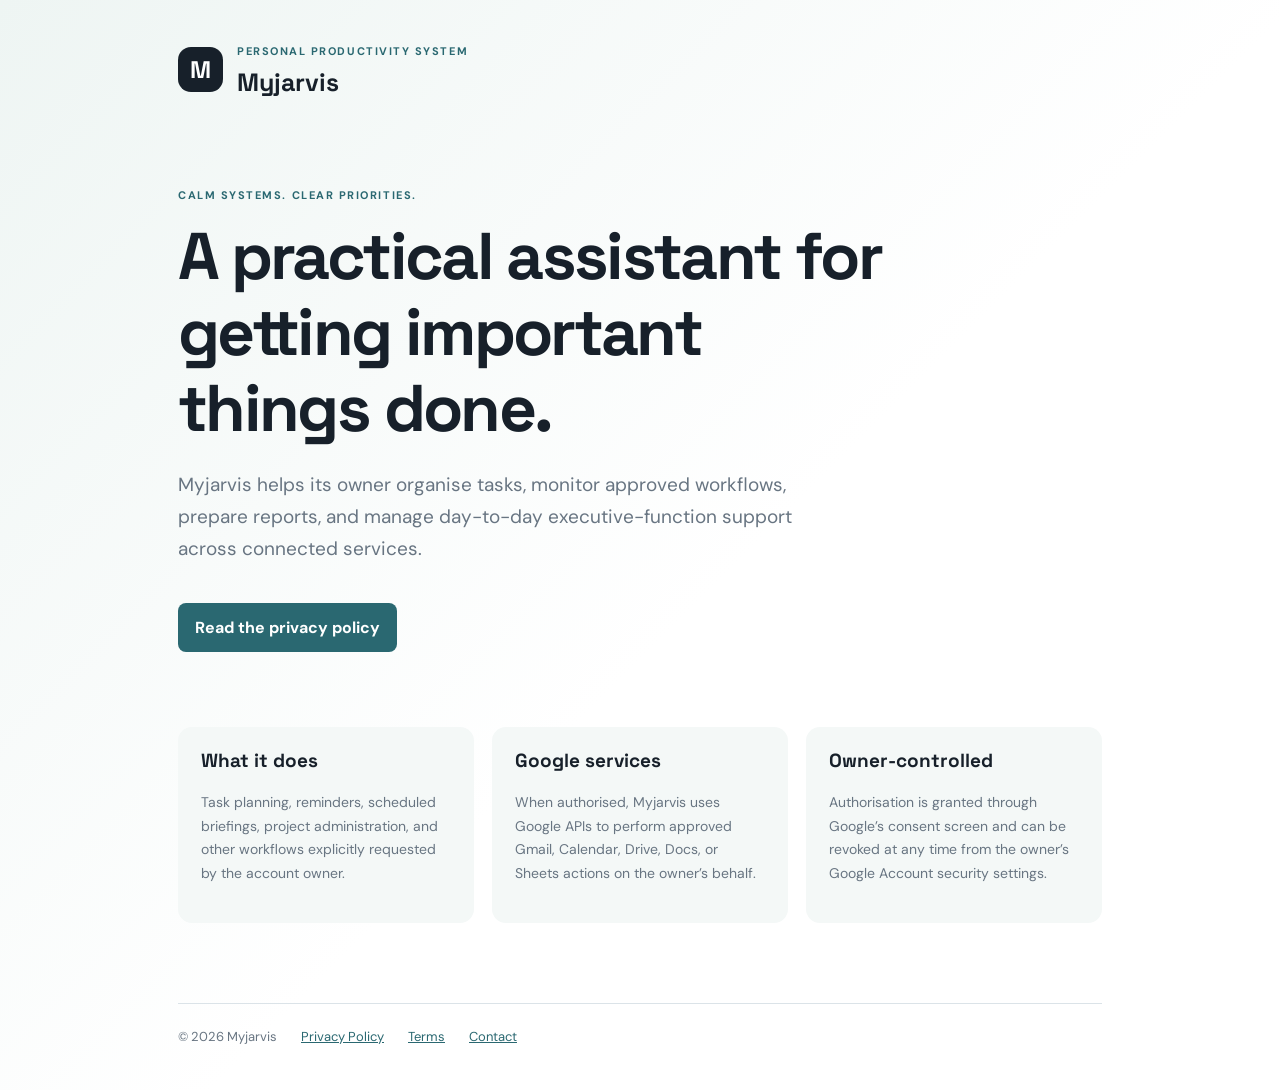
<file: index.html>
<!doctype html>
<html lang="en">
<head>
  <meta charset="utf-8">
  <meta name="viewport" content="width=device-width, initial-scale=1">
  <title>Myjarvis — Personal Productivity Assistant</title>
  <meta name="description" content="Myjarvis is a personal productivity and executive-function assistant.">
  <link rel="stylesheet" href="style.css">
</head>
<body>
  <main class="wrap">
    <header><div class="mark">M</div><div><p class="eyebrow">PERSONAL PRODUCTIVITY SYSTEM</p><h1>Myjarvis</h1></div></header>
    <section class="hero">
      <p class="eyebrow">CALM SYSTEMS. CLEAR PRIORITIES.</p>
      <h2>A practical assistant for getting important things done.</h2>
      <p>Myjarvis helps its owner organise tasks, monitor approved workflows, prepare reports, and manage day-to-day executive-function support across connected services.</p>
      <a class="button" href="policy">Read the privacy policy</a>
    </section>
    <section class="grid">
      <article><h3>What it does</h3><p>Task planning, reminders, scheduled briefings, project administration, and other workflows explicitly requested by the account owner.</p></article>
      <article><h3>Google services</h3><p>When authorised, Myjarvis uses Google APIs to perform approved Gmail, Calendar, Drive, Docs, or Sheets actions on the owner’s behalf.</p></article>
      <article><h3>Owner-controlled</h3><p>Authorisation is granted through Google’s consent screen and can be revoked at any time from the owner’s Google Account security settings.</p></article>
    </section>
    <footer><span>© 2026 Myjarvis</span><a href="policy">Privacy Policy</a><a href="terms">Terms</a><a href="mailto:donnkey@gmail.com">Contact</a></footer>
  </main>
</body>
</html>
</file>
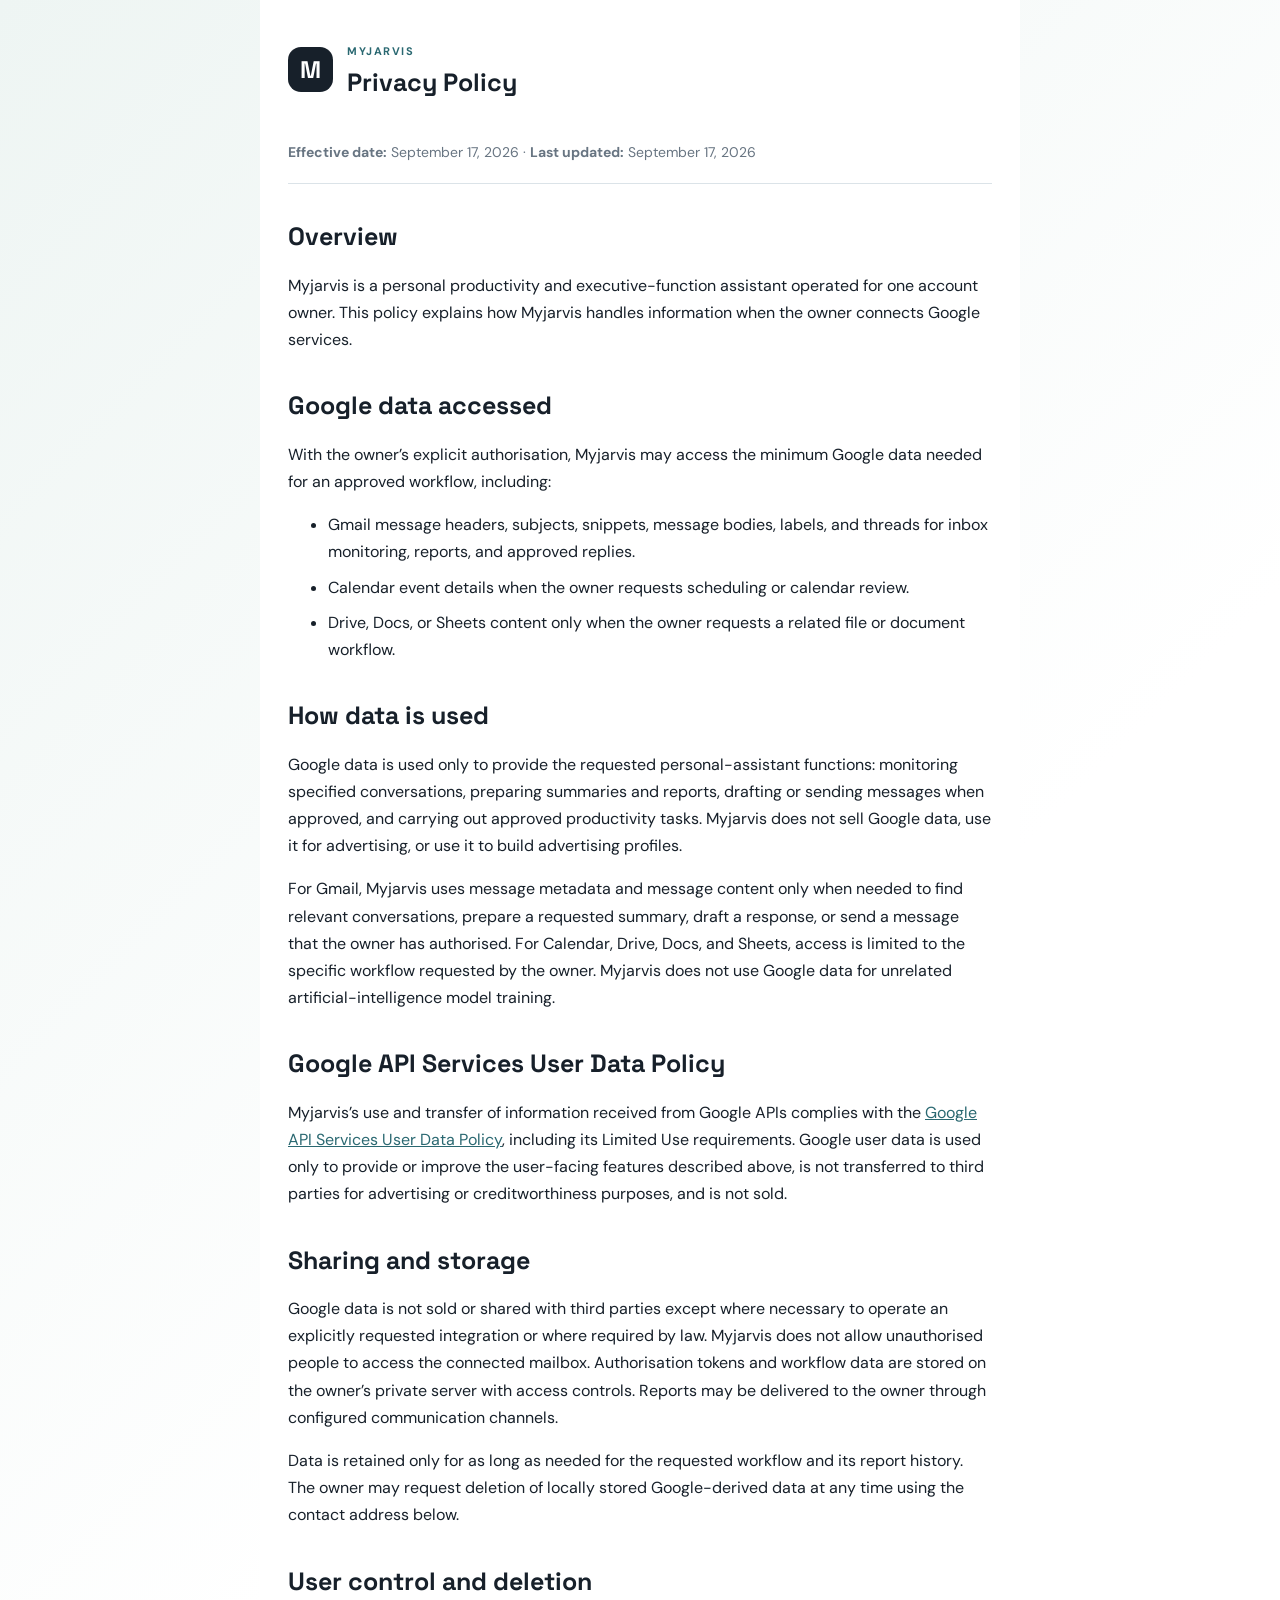
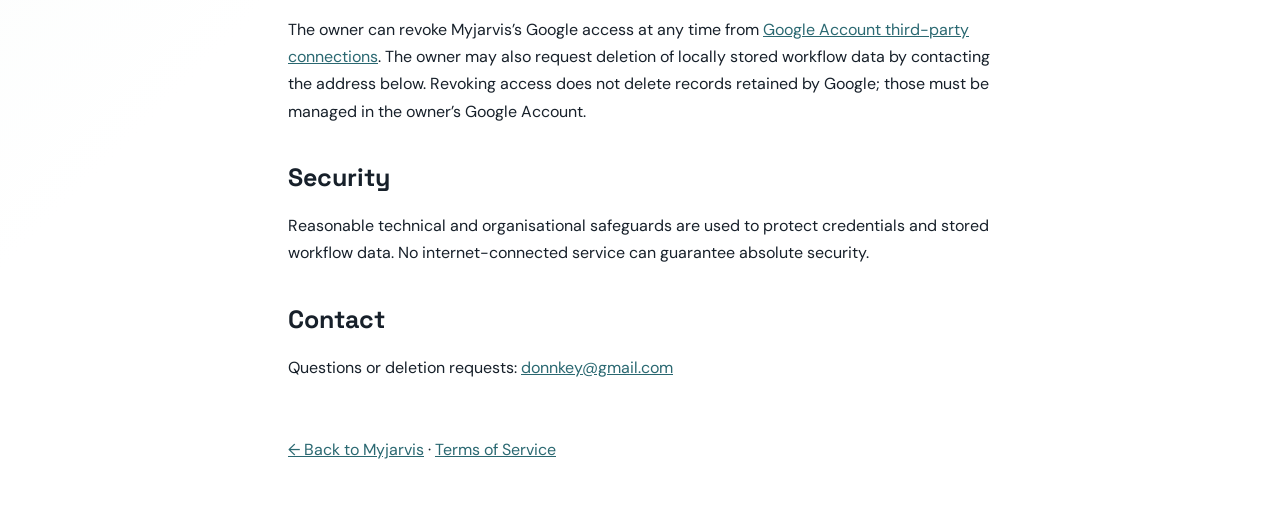
<file: policy.html>
<!doctype html>
<html lang="en">
<head>
  <meta charset="utf-8">
  <meta name="viewport" content="width=device-width, initial-scale=1">
  <title>Privacy Policy — Myjarvis</title>
  <link rel="stylesheet" href="style.css">
</head>
<body>
  <main class="wrap narrow">
    <header><div class="mark">M</div><div><p class="eyebrow">MYJARVIS</p><h1>Privacy Policy</h1></div></header>
    <p class="updated"><strong>Effective date:</strong> September 17, 2026 · <strong>Last updated:</strong> September 17, 2026</p>
    <h2>Overview</h2>
    <p>Myjarvis is a personal productivity and executive-function assistant operated for one account owner. This policy explains how Myjarvis handles information when the owner connects Google services.</p>
    <h2>Google data accessed</h2>
    <p>With the owner’s explicit authorisation, Myjarvis may access the minimum Google data needed for an approved workflow, including:</p>
    <ul><li>Gmail message headers, subjects, snippets, message bodies, labels, and threads for inbox monitoring, reports, and approved replies.</li><li>Calendar event details when the owner requests scheduling or calendar review.</li><li>Drive, Docs, or Sheets content only when the owner requests a related file or document workflow.</li></ul>
    <h2>How data is used</h2>
    <p>Google data is used only to provide the requested personal-assistant functions: monitoring specified conversations, preparing summaries and reports, drafting or sending messages when approved, and carrying out approved productivity tasks. Myjarvis does not sell Google data, use it for advertising, or use it to build advertising profiles.</p>
    <p>For Gmail, Myjarvis uses message metadata and message content only when needed to find relevant conversations, prepare a requested summary, draft a response, or send a message that the owner has authorised. For Calendar, Drive, Docs, and Sheets, access is limited to the specific workflow requested by the owner. Myjarvis does not use Google data for unrelated artificial-intelligence model training.</p>
    <h2>Google API Services User Data Policy</h2>
    <p>Myjarvis’s use and transfer of information received from Google APIs complies with the <a href="https://developers.google.com/terms/api-services-user-data-policy">Google API Services User Data Policy</a>, including its Limited Use requirements. Google user data is used only to provide or improve the user-facing features described above, is not transferred to third parties for advertising or creditworthiness purposes, and is not sold.</p>
    <h2>Sharing and storage</h2>
    <p>Google data is not sold or shared with third parties except where necessary to operate an explicitly requested integration or where required by law. Myjarvis does not allow unauthorised people to access the connected mailbox. Authorisation tokens and workflow data are stored on the owner’s private server with access controls. Reports may be delivered to the owner through configured communication channels.</p>
    <p>Data is retained only for as long as needed for the requested workflow and its report history. The owner may request deletion of locally stored Google-derived data at any time using the contact address below.</p>
    <h2>User control and deletion</h2>
    <p>The owner can revoke Myjarvis’s Google access at any time from <a href="https://myaccount.google.com/permissions">Google Account third-party connections</a>. The owner may also request deletion of locally stored workflow data by contacting the address below. Revoking access does not delete records retained by Google; those must be managed in the owner’s Google Account.</p>
    <h2>Security</h2>
    <p>Reasonable technical and organisational safeguards are used to protect credentials and stored workflow data. No internet-connected service can guarantee absolute security.</p>
    <h2>Contact</h2>
    <p>Questions or deletion requests: <a href="mailto:donnkey@gmail.com">donnkey@gmail.com</a></p>
    <p class="back"><a href="./">← Back to Myjarvis</a> · <a href="terms">Terms of Service</a></p>
  </main>
</body>
</html>
</file>
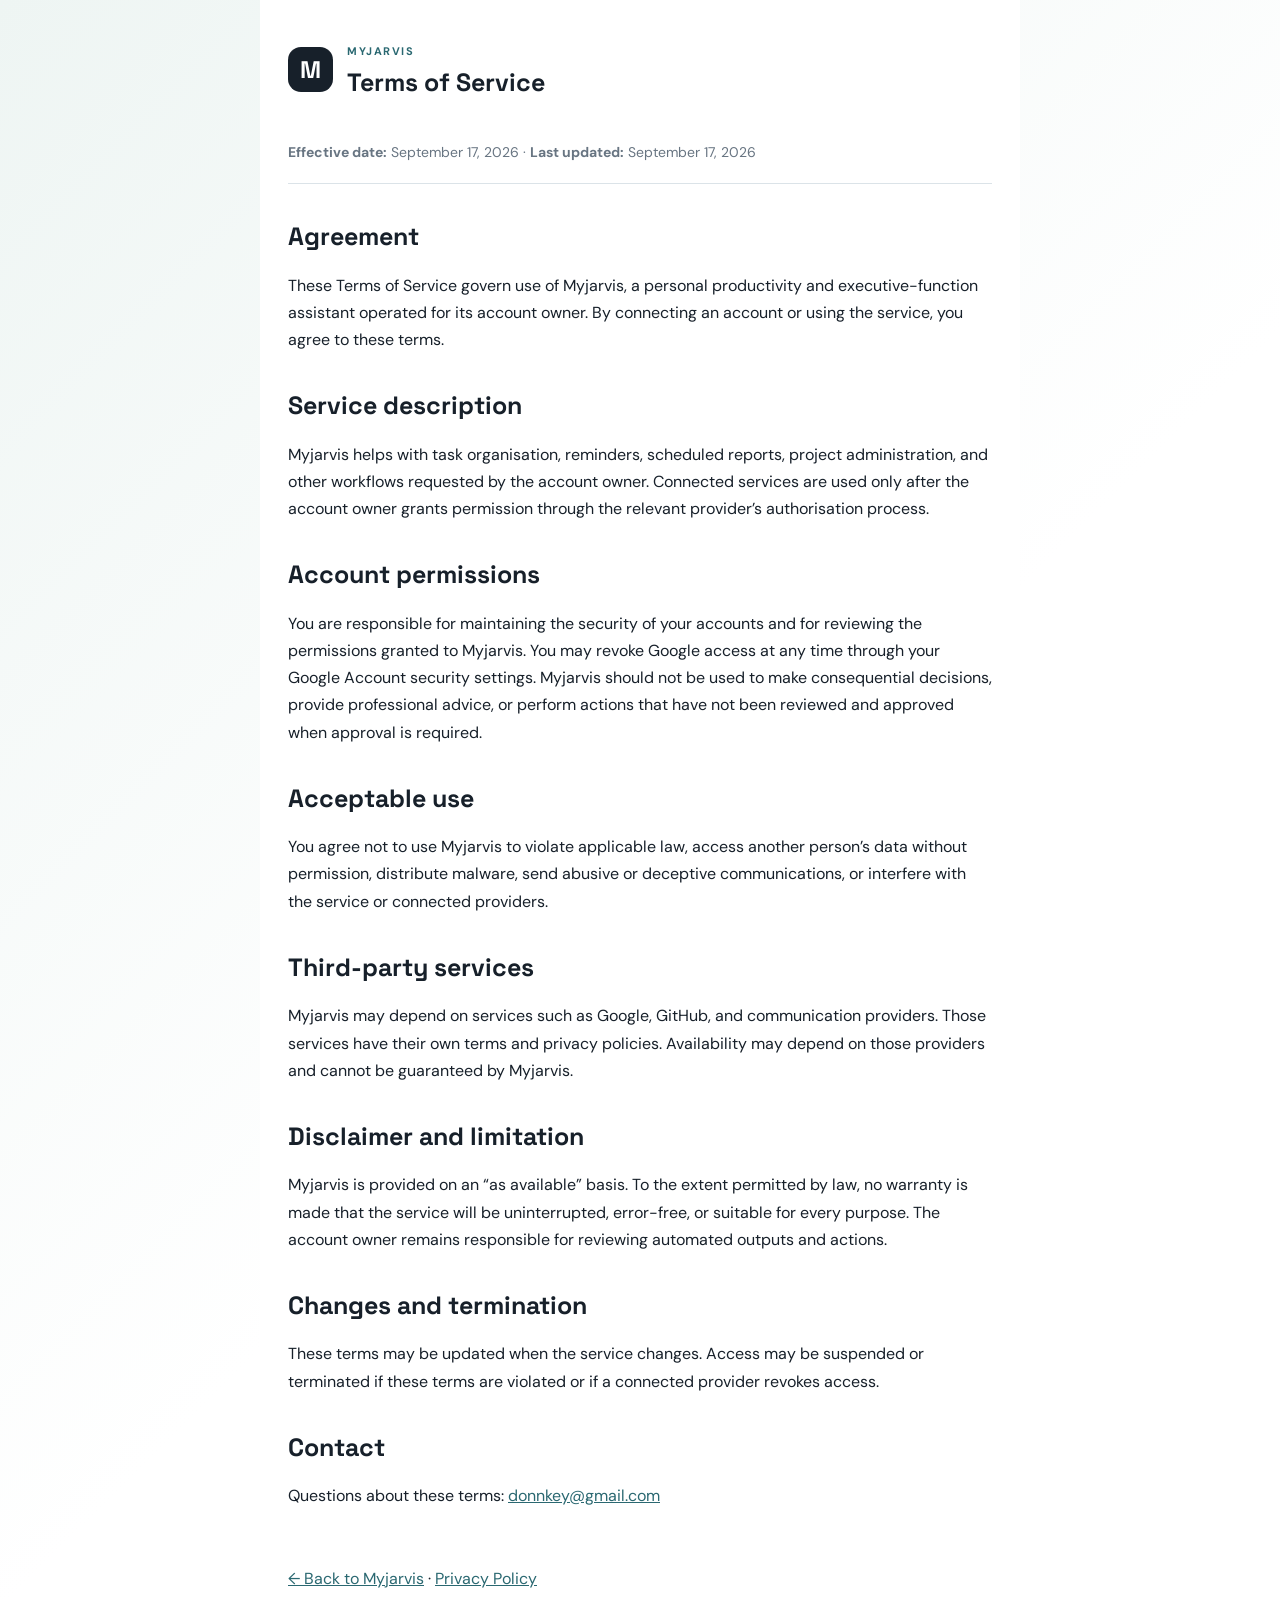
<file: terms.html>
<!doctype html>
<html lang="en">
<head>
  <meta charset="utf-8">
  <meta name="viewport" content="width=device-width, initial-scale=1">
  <title>Terms of Service — Myjarvis</title>
  <link rel="stylesheet" href="style.css">
</head>
<body>
  <main class="wrap narrow">
    <header><div class="mark">M</div><div><p class="eyebrow">MYJARVIS</p><h1>Terms of Service</h1></div></header>
    <p class="updated"><strong>Effective date:</strong> September 17, 2026 · <strong>Last updated:</strong> September 17, 2026</p>
    <h2>Agreement</h2>
    <p>These Terms of Service govern use of Myjarvis, a personal productivity and executive-function assistant operated for its account owner. By connecting an account or using the service, you agree to these terms.</p>
    <h2>Service description</h2>
    <p>Myjarvis helps with task organisation, reminders, scheduled reports, project administration, and other workflows requested by the account owner. Connected services are used only after the account owner grants permission through the relevant provider’s authorisation process.</p>
    <h2>Account permissions</h2>
    <p>You are responsible for maintaining the security of your accounts and for reviewing the permissions granted to Myjarvis. You may revoke Google access at any time through your Google Account security settings. Myjarvis should not be used to make consequential decisions, provide professional advice, or perform actions that have not been reviewed and approved when approval is required.</p>
    <h2>Acceptable use</h2>
    <p>You agree not to use Myjarvis to violate applicable law, access another person’s data without permission, distribute malware, send abusive or deceptive communications, or interfere with the service or connected providers.</p>
    <h2>Third-party services</h2>
    <p>Myjarvis may depend on services such as Google, GitHub, and communication providers. Those services have their own terms and privacy policies. Availability may depend on those providers and cannot be guaranteed by Myjarvis.</p>
    <h2>Disclaimer and limitation</h2>
    <p>Myjarvis is provided on an “as available” basis. To the extent permitted by law, no warranty is made that the service will be uninterrupted, error-free, or suitable for every purpose. The account owner remains responsible for reviewing automated outputs and actions.</p>
    <h2>Changes and termination</h2>
    <p>These terms may be updated when the service changes. Access may be suspended or terminated if these terms are violated or if a connected provider revokes access.</p>
    <h2>Contact</h2>
    <p>Questions about these terms: <a href="mailto:donnkey@gmail.com">donnkey@gmail.com</a></p>
    <p class="back"><a href="./">← Back to Myjarvis</a> · <a href="policy">Privacy Policy</a></p>
  </main>
</body>
</html>
</file>
<file: style.css>
@import url('https://fonts.googleapis.com/css2?family=DM+Sans:wght@400;500;700&family=Space+Grotesk:wght@500;700&display=swap');
:root{--ink:#17202a;--muted:#687582;--line:#dbe3e8;--accent:#2a6871;--wash:#f4f8f7}*{box-sizing:border-box}body{margin:0;color:var(--ink);background:linear-gradient(135deg,#eef5f3,#fff 55%);font:16px/1.7 'DM Sans',sans-serif}.wrap{max-width:980px;margin:auto;padding:42px 28px}.narrow{max-width:760px;background:#fff;min-height:100vh}header{display:flex;align-items:center;gap:14px;margin-bottom:90px}.mark{display:grid;place-items:center;width:45px;height:45px;border-radius:13px;background:var(--ink);color:#fff;font:700 24px 'Space Grotesk'}h1,h2,h3{font-family:'Space Grotesk',sans-serif;line-height:1.15}h1{font-size:25px;margin:0}.eyebrow{color:var(--accent);font-size:11px;font-weight:700;letter-spacing:.14em;margin:0 0 7px}.hero{max-width:720px;margin-bottom:75px}.hero h2{font-size:clamp(38px,6vw,66px);margin:14px 0 22px;letter-spacing:-.04em}.hero p:not(.eyebrow){font-size:19px;color:var(--muted);max-width:620px}.button{display:inline-block;background:var(--accent);color:#fff;padding:11px 17px;border-radius:8px;text-decoration:none;font-weight:700;margin-top:18px}.grid{display:grid;grid-template-columns:repeat(3,1fr);gap:18px}.grid article{background:var(--wash);padding:23px;border-radius:14px}.grid h3{font-size:19px;margin-top:0}.grid p{color:var(--muted);font-size:14px}footer{display:flex;gap:24px;border-top:1px solid var(--line);margin-top:80px;padding-top:22px;color:var(--muted);font-size:13px}a{color:var(--accent)}.updated{color:var(--muted);font-size:14px;border-bottom:1px solid var(--line);padding-bottom:18px}.narrow header{margin-bottom:45px}.narrow h2{font-size:25px;margin-top:38px}.narrow li{margin:8px 0}.back{margin-top:55px}@media(max-width:700px){.grid{grid-template-columns:1fr}.hero{margin-bottom:45px}header{margin-bottom:55px}footer{flex-wrap:wrap}}
</file>
